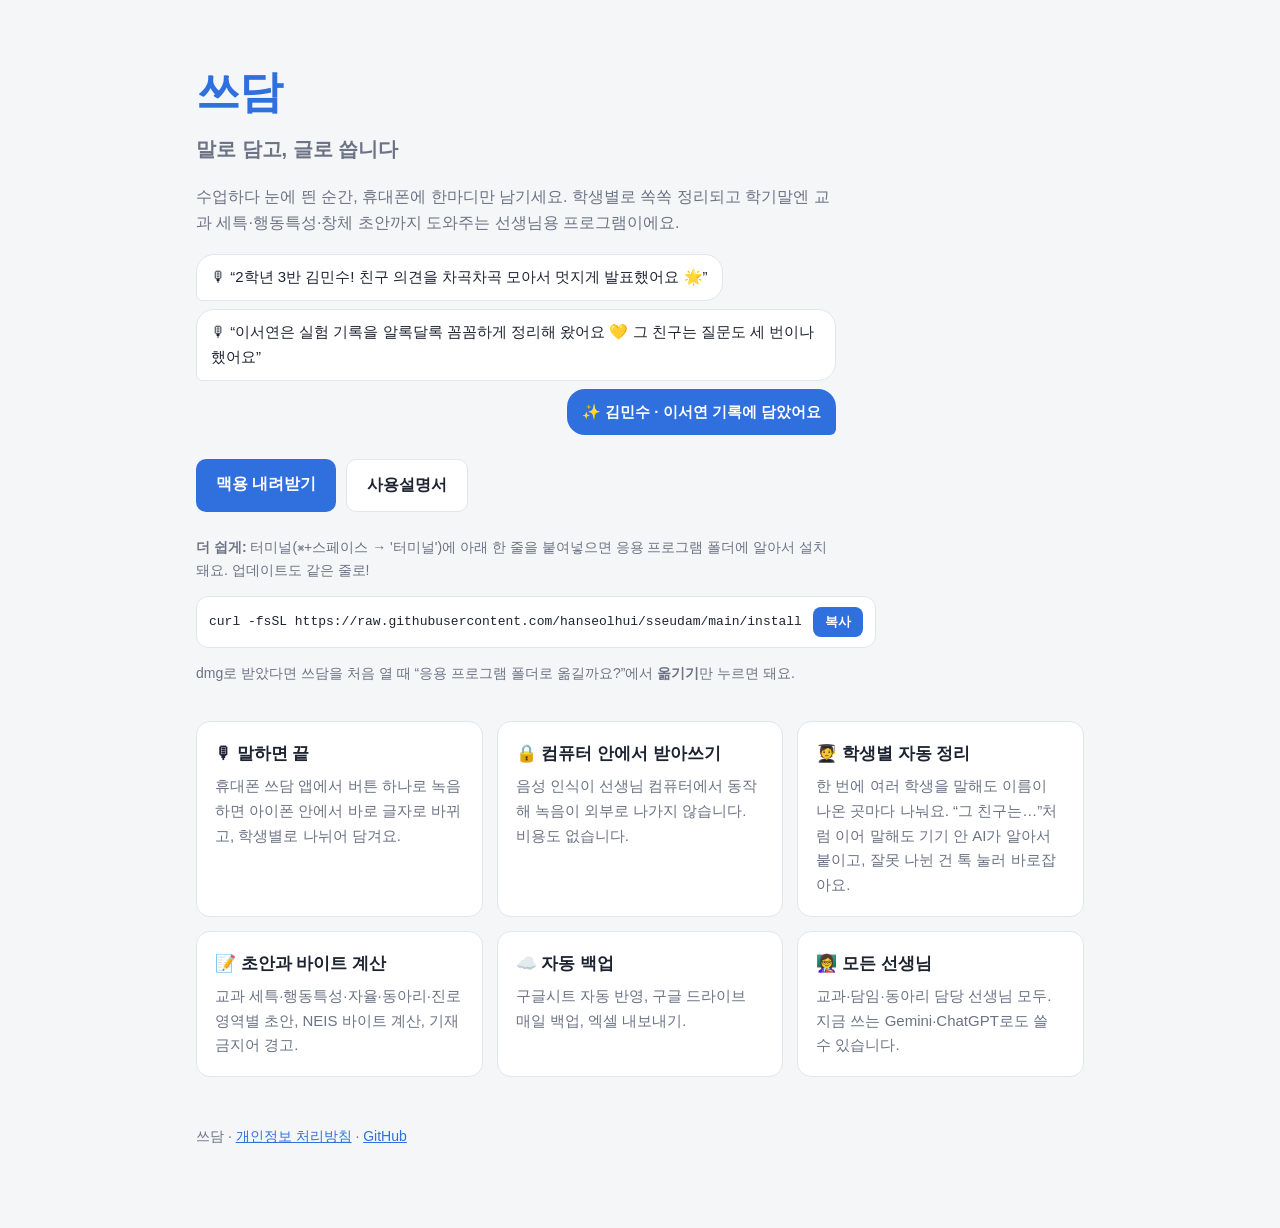
<file: docs/index.html>
<!doctype html>
<html lang="ko"><head><meta charset="utf-8"><meta name="viewport" content="width=device-width, initial-scale=1">
<title>쓰담 — 말로 담고, 글로 씁니다</title>
<meta name="description" content="수업·상담 중 말로 남긴 학생 관찰을 학생별로 정리하고, 학기말 생기부 초안을 만드는 교사용 프로그램">
<style>
:root{--bg:#f5f6f8;--panel:#fff;--text:#1d2330;--muted:#6b7384;--accent:#2f6fde;--line:#e2e5ea}
@media (prefers-color-scheme:dark){:root{--bg:#15181e;--panel:#1d2128;--text:#e6e9ef;--muted:#9aa3b2;--accent:#6b9cf5;--line:#323843}}
*{box-sizing:border-box}body{margin:0;background:var(--bg);color:var(--text);font:16px/1.65 -apple-system,BlinkMacSystemFont,"Apple SD Gothic Neo","Malgun Gothic",sans-serif}
main{max-width:920px;margin:0 auto;padding:56px 16px 80px}
.hero h1{font-size:44px;margin:0;color:var(--accent);letter-spacing:-1px}.hero p.tag{font-size:20px;margin:4px 0 18px;font-weight:600}
.hero p{color:var(--muted);max-width:640px}
.btns{display:flex;gap:10px;flex-wrap:wrap;margin:24px 0}
.btn{display:inline-block;padding:12px 20px;border-radius:10px;background:var(--accent);color:#fff;text-decoration:none;font-weight:600}
.btn.ghost{background:var(--panel);color:var(--text);border:1px solid var(--line)}
.grid{display:grid;grid-template-columns:repeat(auto-fit,minmax(240px,1fr));gap:14px;margin-top:36px}
.card{background:var(--panel);border:1px solid var(--line);border-radius:14px;padding:18px}.card h3{margin:0 0 6px;font-size:17px}.card p{margin:0;color:var(--muted);font-size:15px}
.bubbles{display:flex;flex-direction:column;gap:8px;margin:18px 0 6px;max-width:640px}.bubble{align-self:flex-start;background:var(--panel);border:1px solid var(--line);border-radius:18px 18px 18px 6px;padding:10px 14px;font-size:15px}.bubble.out{align-self:flex-end;background:var(--accent);color:#fff;border-color:transparent;border-radius:18px 18px 6px 18px;font-weight:600}
.install{margin-top:8px;max-width:680px}.small{font-size:14px}.muted{color:var(--muted)}.cmd{display:flex;gap:8px;align-items:center;background:var(--panel);border:1px solid var(--line);border-radius:12px;padding:10px 12px;margin:8px 0}.cmd code{flex:1;font-size:13px;overflow-x:auto;white-space:nowrap}.cmd button{border:0;background:var(--accent);color:#fff;border-radius:8px;padding:6px 12px;font-weight:600;cursor:pointer}
footer{margin-top:48px;color:var(--muted);font-size:14px}a{color:var(--accent)}
</style></head><body><main>
<section class="hero">
<h1>쓰담</h1><p class="tag">말로 담고, 글로 씁니다</p>
<p>수업하다 눈에 띈 순간, 휴대폰에 한마디만 남기세요. 학생별로 쏙쏙 정리되고 학기말엔 교과 세특·행동특성·창체 초안까지 도와주는 선생님용 프로그램이에요.</p>
<div class="bubbles">
<div class="bubble">🎙 “2학년 3반 김민수! 친구 의견을 차곡차곡 모아서 멋지게 발표했어요 🌟”</div>
<div class="bubble">🎙 “이서연은 실험 기록을 알록달록 꼼꼼하게 정리해 왔어요 💛 그 친구는 질문도 세 번이나 했어요”</div>
<div class="bubble out">✨ 김민수 · 이서연 기록에 담았어요</div>
</div>
<div class="btns">
<a class="btn" href="https://github.com/hanseolhui/sseudam/releases/latest/download/Sseudam.dmg">맥용 내려받기</a>
<a class="btn ghost" href="https://github.com/hanseolhui/sseudam/blob/main/사용설명서.md">사용설명서</a>
</div>
<div class="install">
<p class="small"><b>더 쉽게:</b> 터미널(⌘+스페이스 → '터미널')에 아래 한 줄을 붙여넣으면 응용 프로그램 폴더에 알아서 설치돼요. 업데이트도 같은 줄로!</p>
<div class="cmd"><code id="cmd">curl -fsSL https://raw.githubusercontent.com/hanseolhui/sseudam/main/install.sh | bash</code><button onclick="navigator.clipboard.writeText(document.getElementById('cmd').textContent);this.textContent='복사됨 ✓'">복사</button></div>
<p class="small muted">dmg로 받았다면 쓰담을 처음 열 때 “응용 프로그램 폴더로 옮길까요?”에서 <b>옮기기</b>만 누르면 돼요.</p>
</div>
</section>
<div class="grid">
<div class="card"><h3>🎙 말하면 끝</h3><p>휴대폰 쓰담 앱에서 버튼 하나로 녹음하면 아이폰 안에서 바로 글자로 바뀌고, 학생별로 나뉘어 담겨요.</p></div>
<div class="card"><h3>🔒 컴퓨터 안에서 받아쓰기</h3><p>음성 인식이 선생님 컴퓨터에서 동작해 녹음이 외부로 나가지 않습니다. 비용도 없습니다.</p></div>
<div class="card"><h3>🧑‍🎓 학생별 자동 정리</h3><p>한 번에 여러 학생을 말해도 이름이 나온 곳마다 나눠요. “그 친구는…”처럼 이어 말해도 기기 안 AI가 알아서 붙이고, 잘못 나뉜 건 톡 눌러 바로잡아요.</p></div>
<div class="card"><h3>📝 초안과 바이트 계산</h3><p>교과 세특·행동특성·자율·동아리·진로 영역별 초안, NEIS 바이트 계산, 기재 금지어 경고.</p></div>
<div class="card"><h3>☁️ 자동 백업</h3><p>구글시트 자동 반영, 구글 드라이브 매일 백업, 엑셀 내보내기.</p></div>
<div class="card"><h3>👩‍🏫 모든 선생님</h3><p>교과·담임·동아리 담당 선생님 모두. 지금 쓰는 Gemini·ChatGPT로도 쓸 수 있습니다.</p></div>
</div>
<footer>쓰담 · <a href="privacy.html">개인정보 처리방침</a> · <a href="https://github.com/hanseolhui/sseudam">GitHub</a></footer>
</main></body></html>
</file>
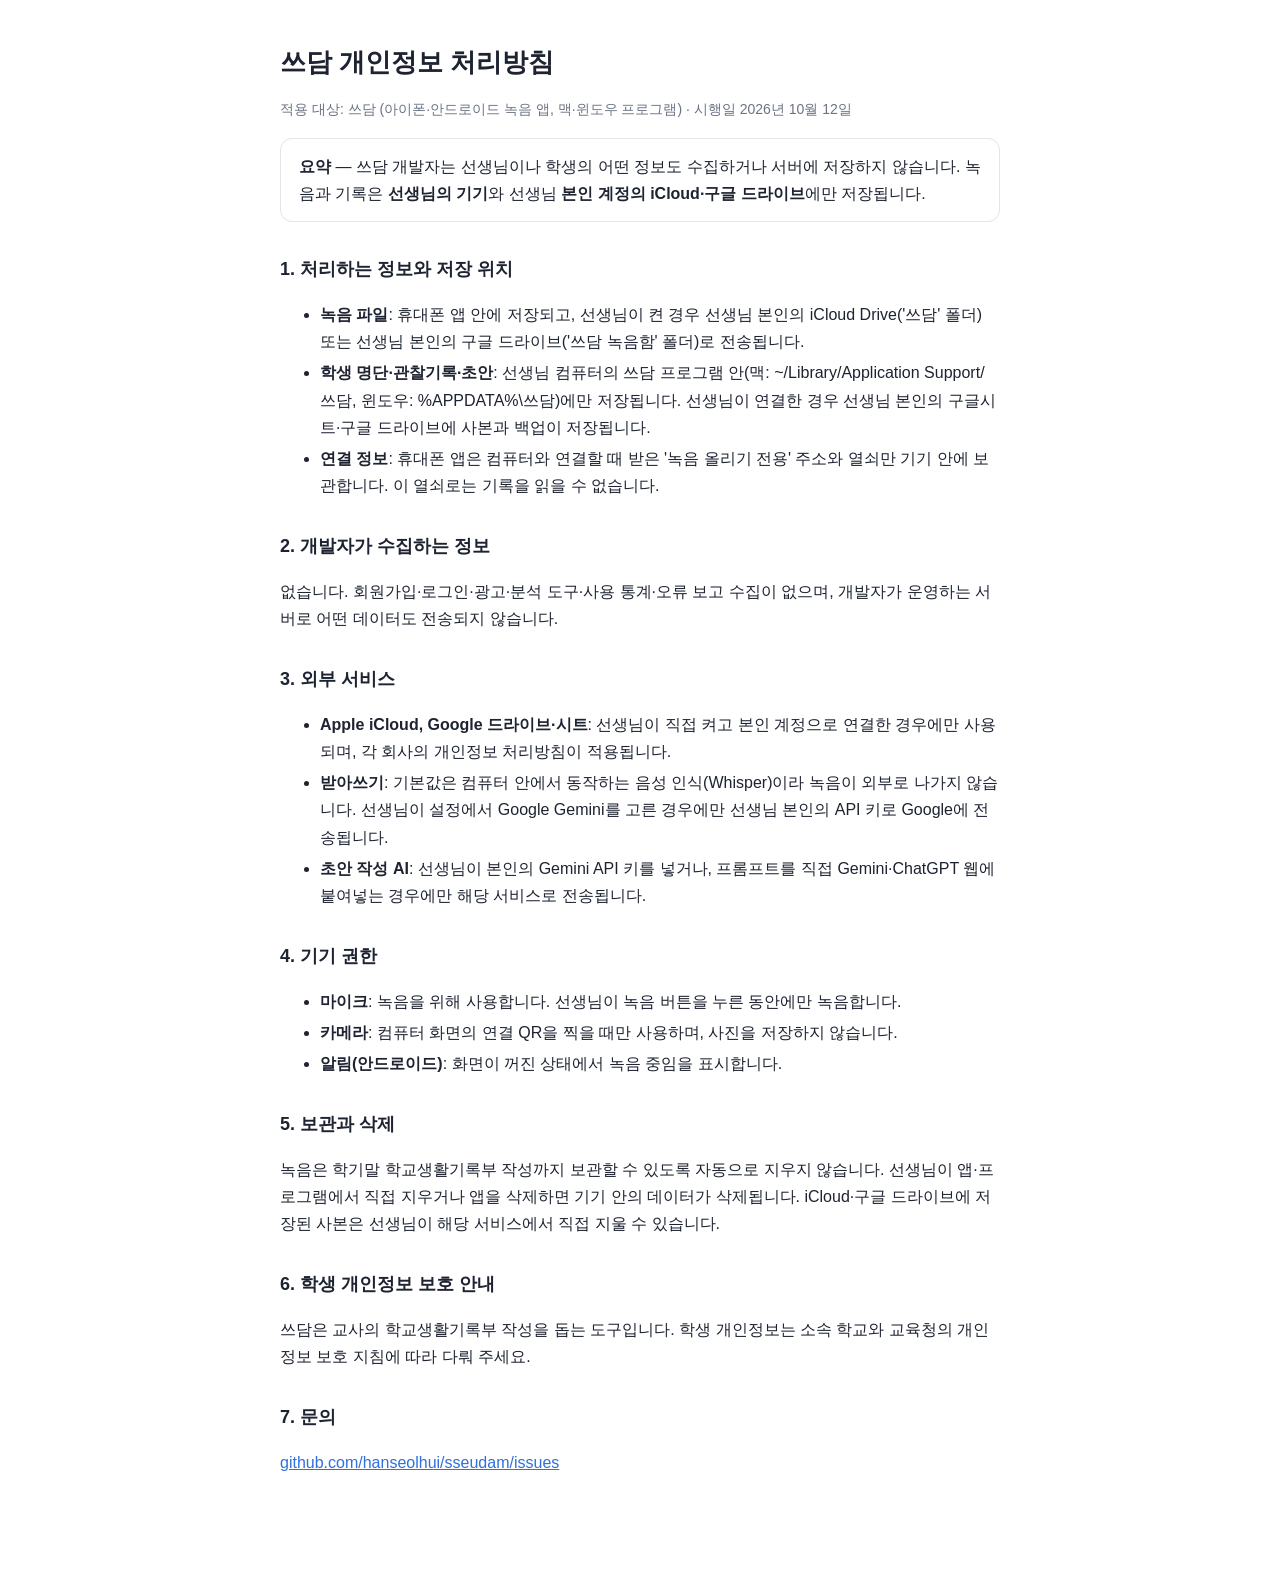
<file: docs/privacy.html>
<!doctype html>
<html lang="ko"><head><meta charset="utf-8"><meta name="viewport" content="width=device-width, initial-scale=1">
<title>쓰담 개인정보 처리방침</title>
<style>
:root{--bg:#fff;--text:#1d2330;--muted:#6b7384;--accent:#2f6fde;--line:#e2e5ea}
@media (prefers-color-scheme:dark){:root{--bg:#15181e;--text:#e6e9ef;--muted:#9aa3b2;--accent:#6b9cf5;--line:#323843}}
body{margin:0;background:var(--bg);color:var(--text);font:16px/1.7 -apple-system,BlinkMacSystemFont,"Apple SD Gothic Neo","Malgun Gothic",sans-serif}
main{max-width:720px;margin:0 auto;padding:40px 16px 80px}h1{font-size:26px;margin:0 0 4px}h2{font-size:18px;margin:32px 0 8px}
.muted{color:var(--muted);font-size:14px}a{color:var(--accent)}li{margin:4px 0}
.box{border:1px solid var(--line);border-radius:12px;padding:14px 18px;margin:16px 0}
</style></head><body><main>
<h1>쓰담 개인정보 처리방침</h1>
<p class="muted">적용 대상: 쓰담 (아이폰·안드로이드 녹음 앱, 맥·윈도우 프로그램) · 시행일 2026년 10월 12일</p>

<div class="box"><b>요약</b> — 쓰담 개발자는 선생님이나 학생의 어떤 정보도 수집하거나 서버에 저장하지 않습니다. 녹음과 기록은 <b>선생님의 기기</b>와 선생님 <b>본인 계정의 iCloud·구글 드라이브</b>에만 저장됩니다.</div>

<h2>1. 처리하는 정보와 저장 위치</h2>
<ul>
<li><b>녹음 파일</b>: 휴대폰 앱 안에 저장되고, 선생님이 켠 경우 선생님 본인의 iCloud Drive('쓰담' 폴더) 또는 선생님 본인의 구글 드라이브('쓰담 녹음함' 폴더)로 전송됩니다.</li>
<li><b>학생 명단·관찰기록·초안</b>: 선생님 컴퓨터의 쓰담 프로그램 안(맥: ~/Library/Application Support/쓰담, 윈도우: %APPDATA%\쓰담)에만 저장됩니다. 선생님이 연결한 경우 선생님 본인의 구글시트·구글 드라이브에 사본과 백업이 저장됩니다.</li>
<li><b>연결 정보</b>: 휴대폰 앱은 컴퓨터와 연결할 때 받은 '녹음 올리기 전용' 주소와 열쇠만 기기 안에 보관합니다. 이 열쇠로는 기록을 읽을 수 없습니다.</li>
</ul>

<h2>2. 개발자가 수집하는 정보</h2>
<p>없습니다. 회원가입·로그인·광고·분석 도구·사용 통계·오류 보고 수집이 없으며, 개발자가 운영하는 서버로 어떤 데이터도 전송되지 않습니다.</p>

<h2>3. 외부 서비스</h2>
<ul>
<li><b>Apple iCloud, Google 드라이브·시트</b>: 선생님이 직접 켜고 본인 계정으로 연결한 경우에만 사용되며, 각 회사의 개인정보 처리방침이 적용됩니다.</li>
<li><b>받아쓰기</b>: 기본값은 컴퓨터 안에서 동작하는 음성 인식(Whisper)이라 녹음이 외부로 나가지 않습니다. 선생님이 설정에서 Google Gemini를 고른 경우에만 선생님 본인의 API 키로 Google에 전송됩니다.</li>
<li><b>초안 작성 AI</b>: 선생님이 본인의 Gemini API 키를 넣거나, 프롬프트를 직접 Gemini·ChatGPT 웹에 붙여넣는 경우에만 해당 서비스로 전송됩니다.</li>
</ul>

<h2>4. 기기 권한</h2>
<ul>
<li><b>마이크</b>: 녹음을 위해 사용합니다. 선생님이 녹음 버튼을 누른 동안에만 녹음합니다.</li>
<li><b>카메라</b>: 컴퓨터 화면의 연결 QR을 찍을 때만 사용하며, 사진을 저장하지 않습니다.</li>
<li><b>알림(안드로이드)</b>: 화면이 꺼진 상태에서 녹음 중임을 표시합니다.</li>
</ul>

<h2>5. 보관과 삭제</h2>
<p>녹음은 학기말 학교생활기록부 작성까지 보관할 수 있도록 자동으로 지우지 않습니다. 선생님이 앱·프로그램에서 직접 지우거나 앱을 삭제하면 기기 안의 데이터가 삭제됩니다. iCloud·구글 드라이브에 저장된 사본은 선생님이 해당 서비스에서 직접 지울 수 있습니다.</p>

<h2>6. 학생 개인정보 보호 안내</h2>
<p>쓰담은 교사의 학교생활기록부 작성을 돕는 도구입니다. 학생 개인정보는 소속 학교와 교육청의 개인정보 보호 지침에 따라 다뤄 주세요.</p>

<h2>7. 문의</h2>
<p><a href="https://github.com/hanseolhui/sseudam/issues">github.com/hanseolhui/sseudam/issues</a></p>
</main></body></html>
</file>
